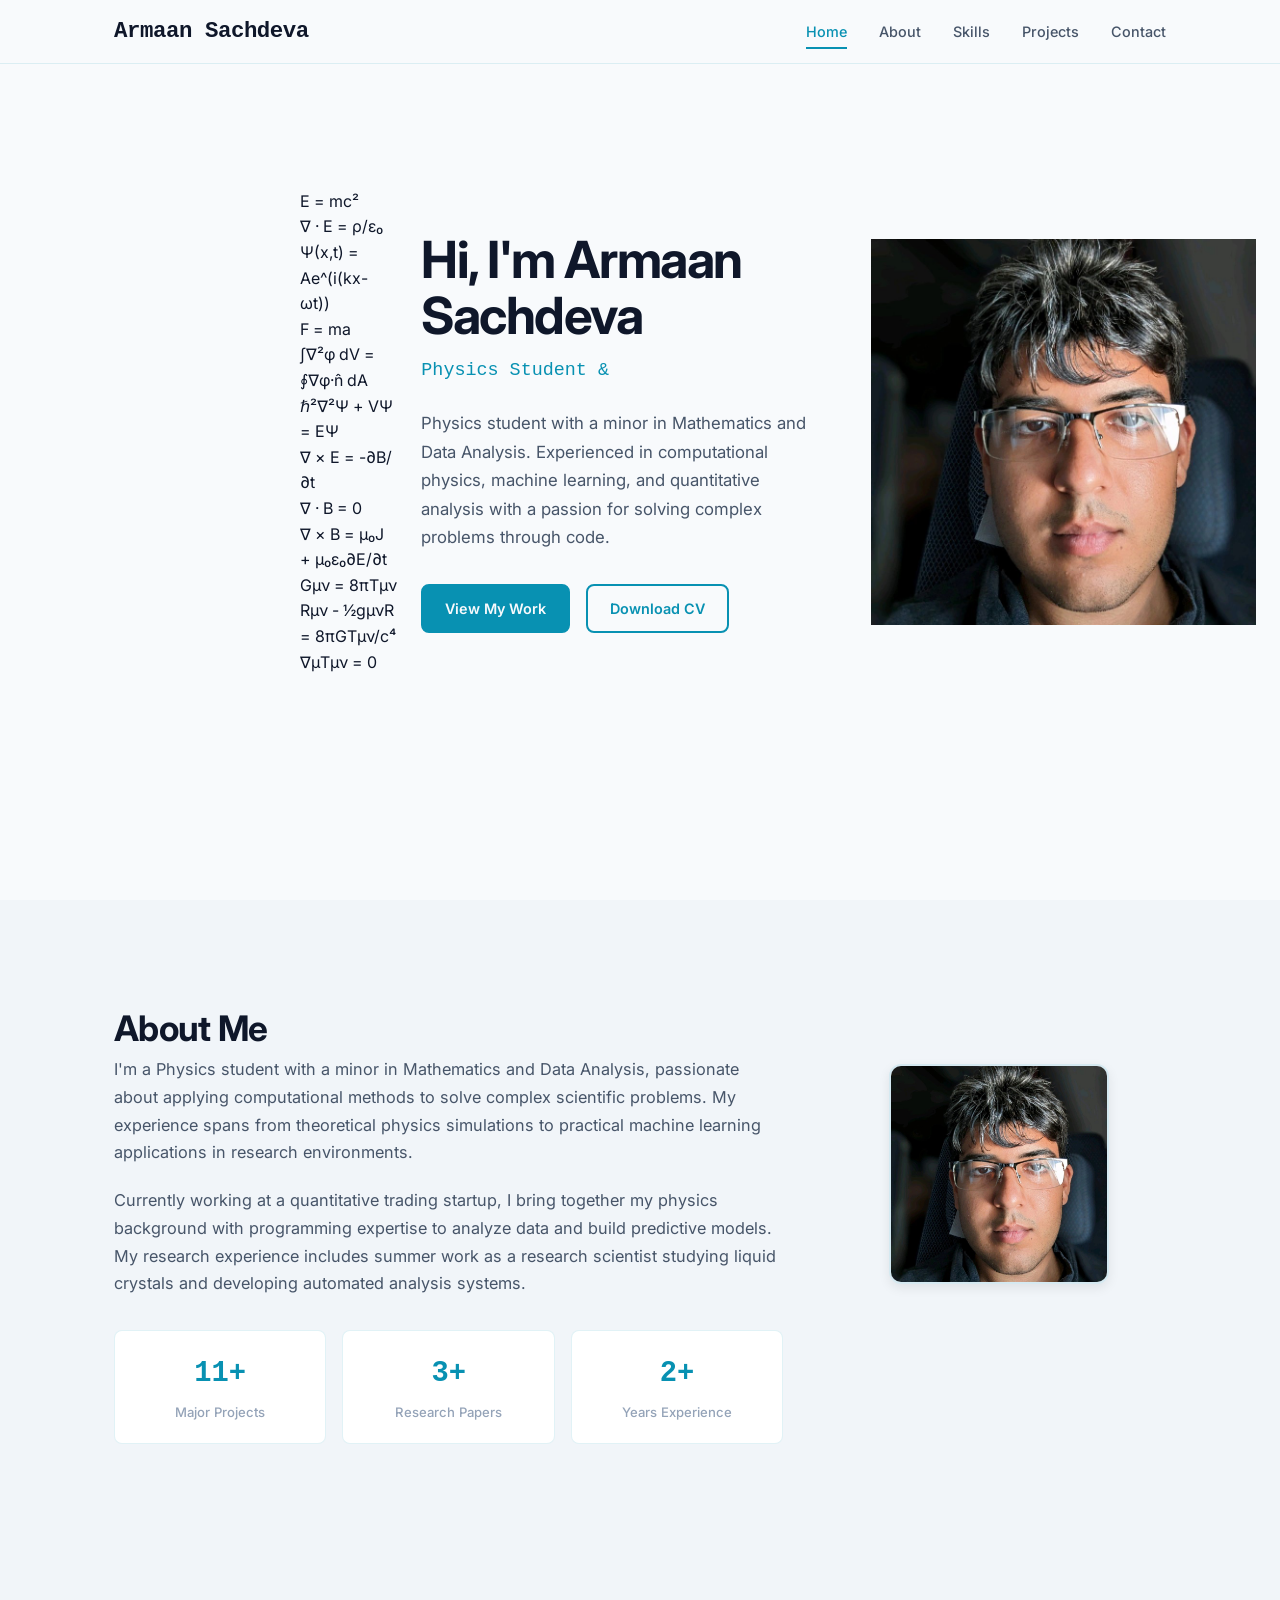
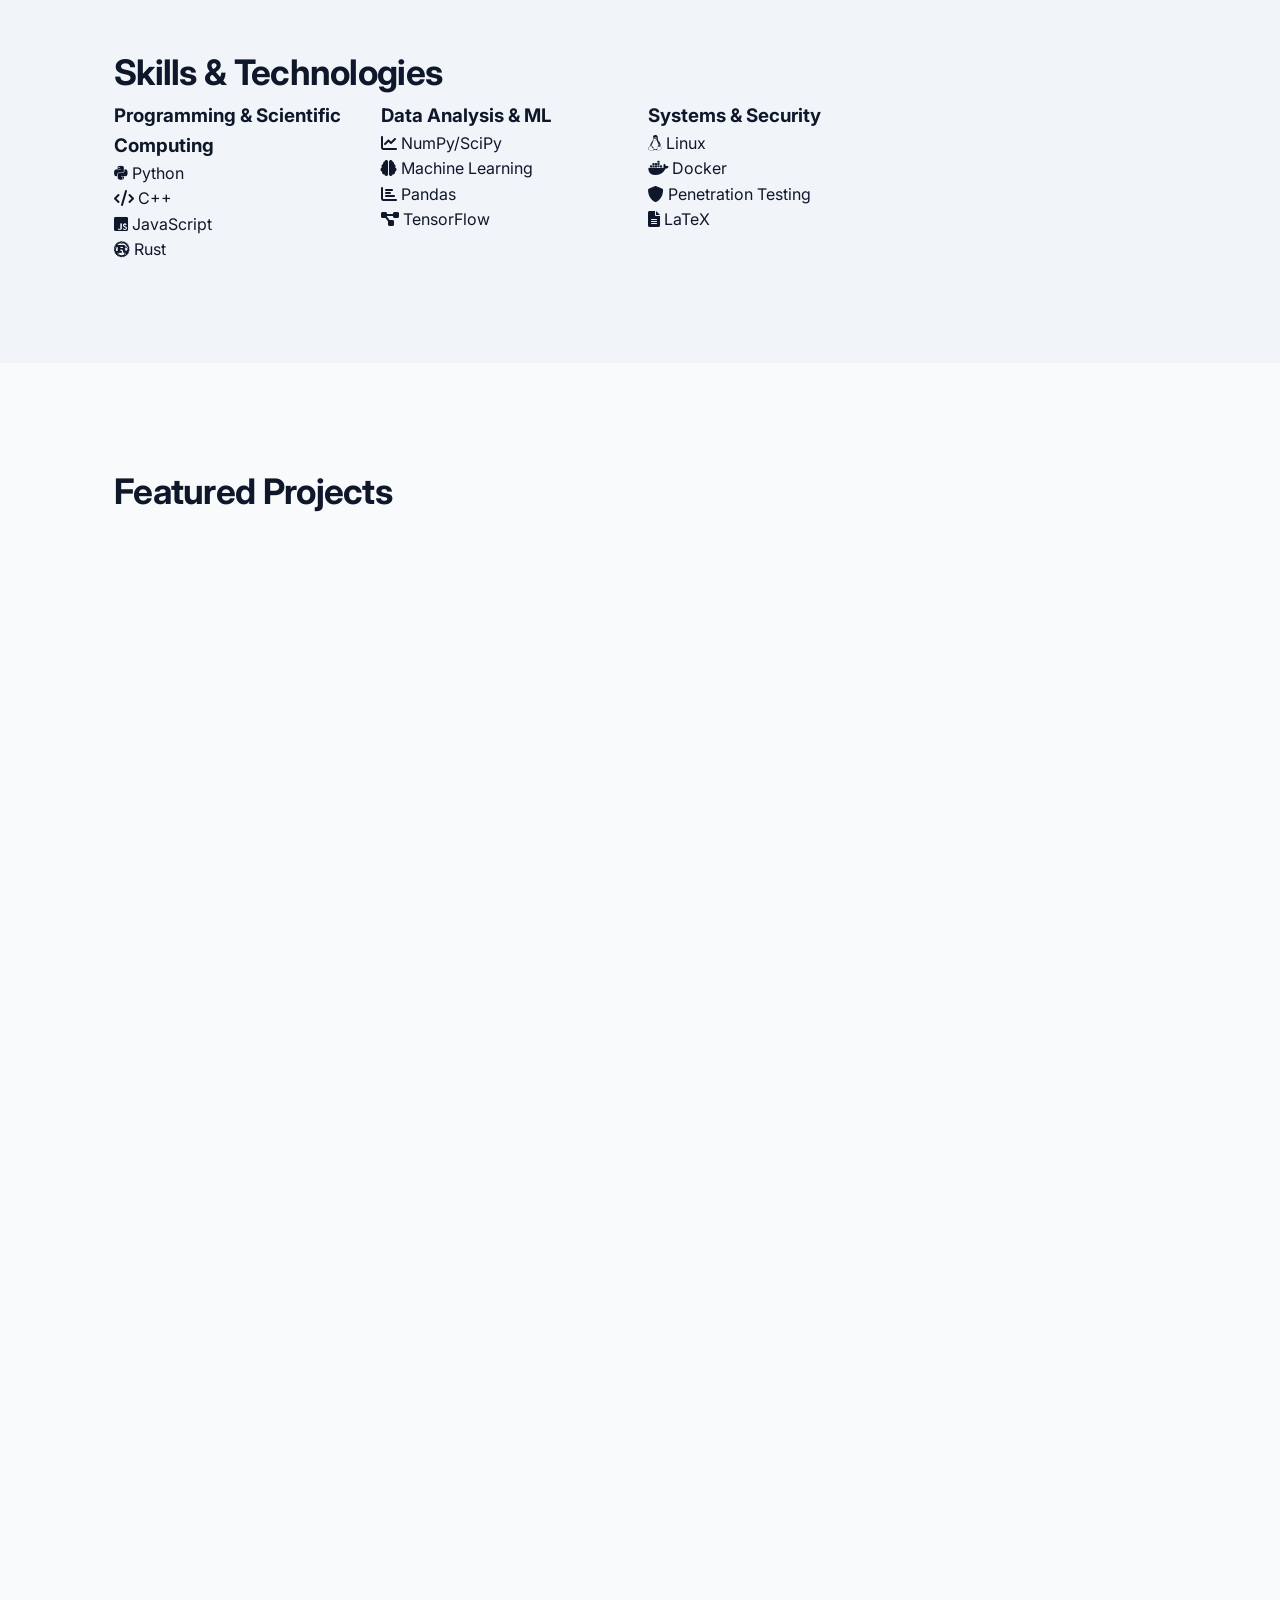
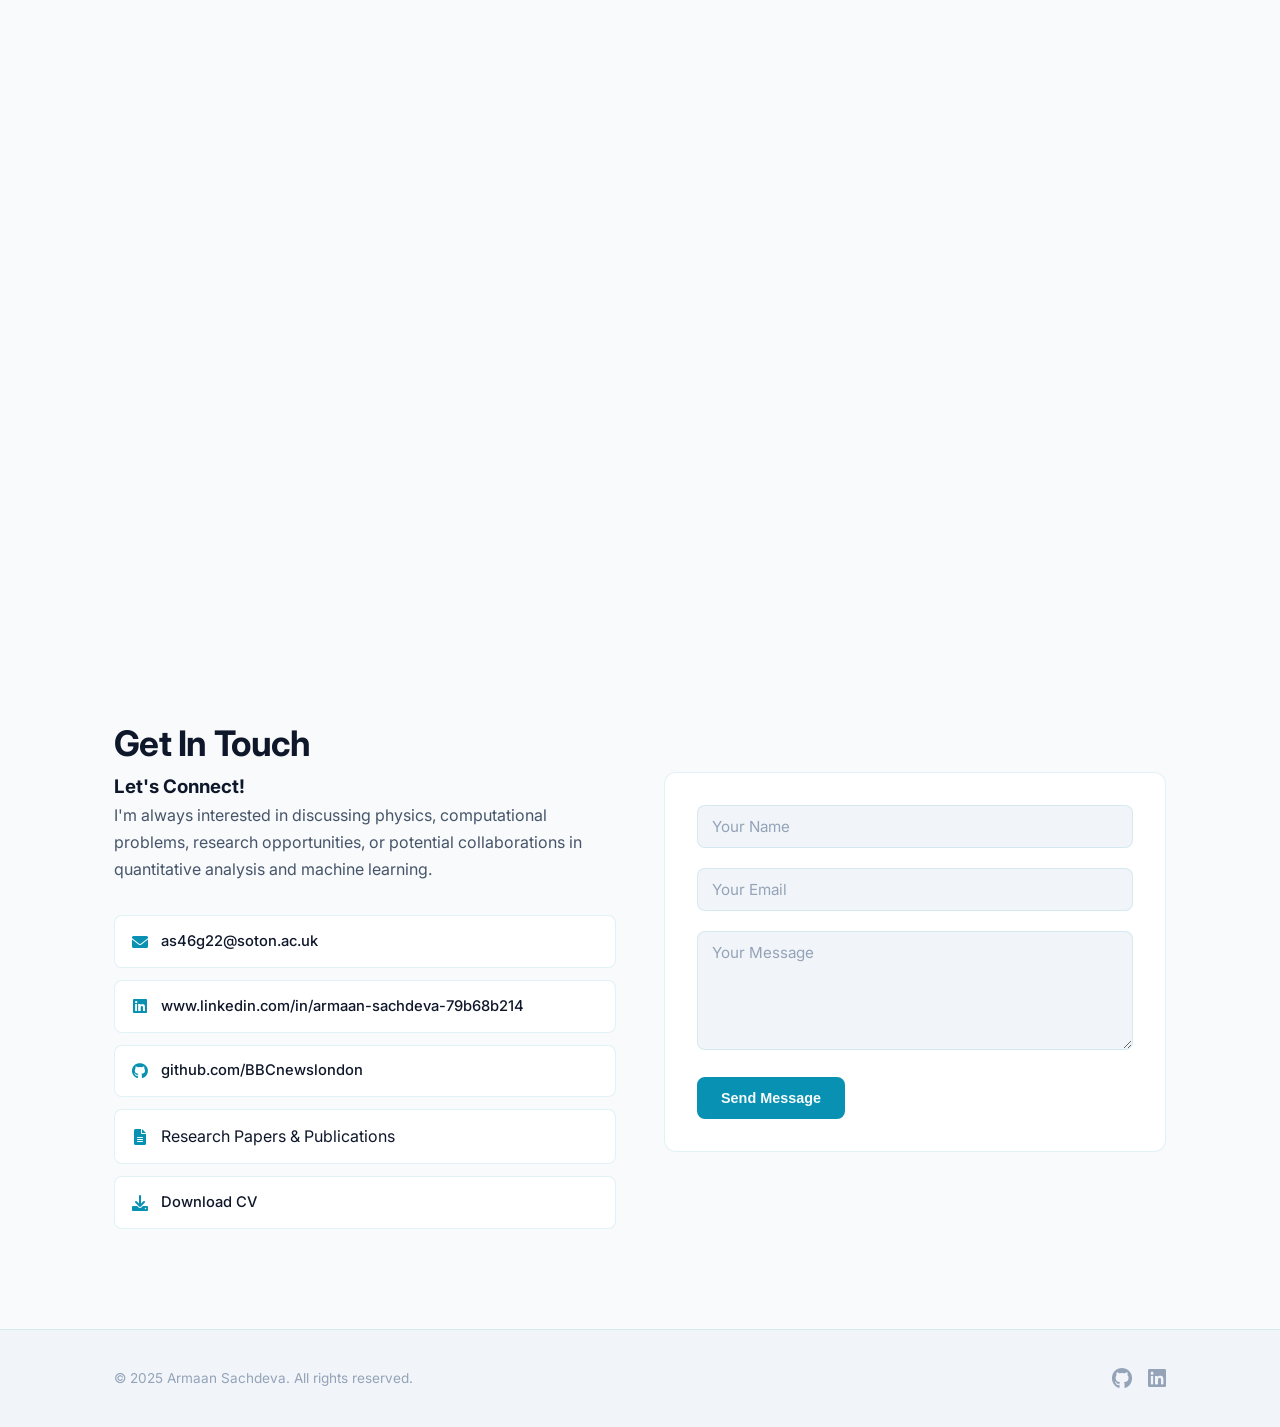
<file: index_backup.html>
<!DOCTYPE html>
<html lang="en">
<head>
    <meta charset="UTF-8">
    <meta name="viewport" content="width=device-width, initial-scale=1.0">
    <meta name="description" content="Portfolio of Armaan Sachdeva, a physics student specializing in computational physics, machine learning, and data analysis.">
    <!-- Open Graph / Facebook -->
    <meta property="og:type" content="website">
    <meta property="og:url" content="https://your-website-url.com/">
    <meta property="og:title" content="Armaan Sachdeva - Portfolio">
    <meta property="og:description" content="Physics student specializing in computational physics, machine learning, and data analysis.">
    <meta property="og:image" content="https://your-website-url.com/1703122199168.jpeg">
    <title>Armaan Sachdeva - Portfolio</title>
    <link rel="apple-touch-icon" sizes="180x180" href="apple-touch-icon.png">
    <link rel="icon" type="image/png" sizes="32x32" href="favicon-32x32.png">
    <link rel="icon" type="image/png" sizes="16x16" href="favicon-16x16.png">
    <link rel="manifest" href="site.webmanifest">    <link rel="stylesheet" href="styles.css">
    <link href="https://cdnjs.cloudflare.com/ajax/libs/font-awesome/6.0.0/css/all.min.css" rel="stylesheet">
    <link href="https://fonts.googleapis.com/css2?family=Inter:wght@300;400;500;600;700&display=swap" rel="stylesheet">
    <link rel="stylesheet" href="https://unpkg.com/aos@next/dist/aos.css" />
</head>
<body>
    <!-- Navigation -->
    <nav class="navbar">
        <div class="nav-container">            <div class="nav-logo">
                <a href="#home">Armaan Sachdeva</a>
            </div>
            <div class="nav-menu" id="nav-menu">
                <a href="#home" class="nav-link">Home</a>
                <a href="#about" class="nav-link">About</a>
                <a href="#skills" class="nav-link">Skills</a>
                <a href="#projects" class="nav-link">Projects</a>
                <a href="#contact" class="nav-link">Contact</a>
            </div>
            <div class="hamburger" id="hamburger">
                <span class="bar"></span>
                <span class="bar"></span>
                <span class="bar"></span>
            </div>
        </div>    </nav>    <!-- Hero Section -->
    <section id="home" class="hero">
        <canvas class="sierpinski-canvas" id="sierpinski-canvas"></canvas>
        <div class="physics-equations">
            <div class="equation equation-1">E = mc²</div>
            <div class="equation equation-2">∇ · E = ρ/ε₀</div>
            <div class="equation equation-3">Ψ(x,t) = Ae^(i(kx-ωt))</div>
            <div class="equation equation-4">F = ma</div>
            <div class="equation equation-5">∫∇²φ dV = ∮∇φ·n̂ dA</div>
            <div class="equation equation-6">ℏ²∇²Ψ + VΨ = EΨ</div>
            <div class="equation equation-7">∇ × E = -∂B/∂t</div>
            <div class="equation equation-8">∇ · B = 0</div>
            <div class="equation equation-9">∇ × B = μ₀J + μ₀ε₀∂E/∂t</div>
            <div class="equation equation-10">Gμν = 8πTμν</div>
            <div class="equation equation-11">Rμν - ½gμνR = 8πGTμν/c⁴</div>
            <div class="equation equation-12">∇μTμν = 0</div>
        </div>
        <div class="hero-container">
            <div class="hero-content">                <h1 class="hero-title">
                    Hi, I'm <span class="highlight">Armaan Sachdeva</span>
                </h1>
                <p class="hero-subtitle">
                    Physics Student & <span class="typed-text"></span><span class="cursor">&nbsp;</span>
                </p>
                <p class="hero-description">
                    Physics student with a minor in Mathematics and Data Analysis. Experienced in computational physics, machine learning, and quantitative analysis with a passion for solving complex problems through code.
                </p>                <div class="hero-buttons">
                    <a href="#projects" class="btn btn-primary">View My Work</a>
                    <a href="Armaan Sachdeva-CV.pdf" class="btn btn-secondary" target="_blank">Download CV</a>
                </div>
            </div>            <div class="hero-image">
                <div class="profile-photo">
                    <img src="1703122199168.jpeg" alt="Armaan Sachdeva" />
                </div>
            </div>
        </div>
    </section>

    <!-- About Section -->
    <section id="about" class="about">
        <div class="container">
            <h2 class="section-title">About Me</h2>            <div class="about-content">
                <div class="about-text">
                    <p>
                        I'm a Physics student with a minor in Mathematics and Data Analysis, passionate about applying 
                        computational methods to solve complex scientific problems. My experience spans from theoretical 
                        physics simulations to practical machine learning applications in research environments.
                    </p>
                    <p>
                        Currently working at a quantitative trading startup, I bring together my physics background with 
                        programming expertise to analyze data and build predictive models. My research experience includes 
                        summer work as a research scientist studying liquid crystals and developing automated analysis systems.
                    </p>
                    <div class="about-stats">                        <div class="stat">
                            <h3>11+</h3>
                            <p>Major Projects</p>
                        </div>
                        <div class="stat">
                            <h3>3+</h3>
                            <p>Research Papers</p>
                        </div>
                        <div class="stat">
                            <h3>2+</h3>
                            <p>Years Experience</p>
                        </div>
                    </div>
                </div>                <div class="about-image">
                    <div class="about-photo">
                        <img src="1703122199168.jpeg" alt="Armaan Sachdeva" />
                    </div>
                </div>
            </div>
        </div>
    </section>

    <!-- Skills Section -->
    <section id="skills" class="skills">
        <div class="container">
            <h2 class="section-title">Skills & Technologies</h2>            <div class="skills-grid">
                <div class="skill-category">
                    <h3>Programming & Scientific Computing</h3>
                    <div class="skill-items">
                        <div class="skill-item">
                            <i class="fab fa-python"></i>
                            <span>Python</span>
                        </div>
                        <div class="skill-item">
                            <i class="fas fa-code"></i>
                            <span>C++</span>
                        </div>
                        <div class="skill-item">
                            <i class="fab fa-js-square"></i>
                            <span>JavaScript</span>
                        </div>                        <div class="skill-item">
                            <i class="fab fa-rust"></i>
                            <span>Rust</span>
                        </div>
                    </div>
                </div>
                <div class="skill-category">
                    <h3>Data Analysis & ML</h3>
                    <div class="skill-items">
                        <div class="skill-item">
                            <i class="fas fa-chart-line"></i>
                            <span>NumPy/SciPy</span>
                        </div>
                        <div class="skill-item">
                            <i class="fas fa-brain"></i>
                            <span>Machine Learning</span>
                        </div>
                        <div class="skill-item">
                            <i class="fas fa-chart-bar"></i>
                            <span>Pandas</span>
                        </div>
                        <div class="skill-item">
                            <i class="fas fa-project-diagram"></i>
                            <span>TensorFlow</span>
                        </div>
                    </div>
                </div>
                <div class="skill-category">
                    <h3>Systems & Security</h3>
                    <div class="skill-items">
                        <div class="skill-item">
                            <i class="fab fa-linux"></i>
                            <span>Linux</span>
                        </div>
                        <div class="skill-item">
                            <i class="fab fa-docker"></i>
                            <span>Docker</span>
                        </div>
                        <div class="skill-item">
                            <i class="fas fa-shield-alt"></i>
                            <span>Penetration Testing</span>
                        </div>
                        <div class="skill-item">
                            <i class="fas fa-file-alt"></i>
                            <span>LaTeX</span>
                        </div>
                    </div>
                </div>
            </div>
        </div>
    </section>

    <!-- Projects Section -->
    <section id="projects" class="projects">
        <div class="container">
            <h2 class="section-title">Featured Projects</h2>            <div class="projects-grid">
                <div class="project-card" data-aos="fade-up">
                    <div class="project-image">
                        <div class="project-placeholder">
                            <i class="fas fa-clipboard-check"></i>
                        </div>
                    </div>
                    <div class="project-content">
                        <h3>Revision Dashboard</h3>
                        <p>A web application to help students revise for their exams, featuring flashcards, quizzes, and progress tracking.</p>
                        <div class="project-tech">
                            <span class="tech-tag">React</span>
                            <span class="tech-tag">Firebase</span>
                            <span class="tech-tag">Material-UI</span>
                            <span class="tech-tag">Mathematical Modelling</span>
                            <span class="tech-tag">Frontend</span>
                            <span class="tech-tag">Backend</span>
                            <span class="tech-tag">JavaScript</span>
                            <span class="tech-tag">TypeScript</span>
                            <span class="tech-tag">AI Integration</span>
                            <span class="tech-tag">OCR</span>
                            <span class="tech-tag">CAS</span>
                            <span class="tech-tag">Hallucination Counter Measures</span>
                            <span class="tech-tag">UI/UX Design</span>
                            <span class="tech-tag">CSS</span>
                            <span class="tech-tag">HTML</span>
                        </div>
                        <div class="project-links">
                            <a href="https://revision-dashboard.vercel.app/" class="project-link" target="_blank">
                                <i class="fas fa-external-link-alt"></i> View Project
                            </a>
                        </div>
                    </div>
                </div>
                <div class="project-card" data-aos="fade-up">
                    <div class="project-image">
                        <div class="project-placeholder">
                            <i class="fas fa-atom"></i>
                        </div>
                    </div>
                    <div class="project-content">
                        <h3>Neutron Random Walk Simulation</h3>
                        <p>3D computational simulation modeling the random walk behavior of neutrons produced from U-235 fission. Implements Monte Carlo methods to track particle trajectories and collision probabilities.</p>
                        <div class="project-tech">
                            <span class="tech-tag">Python</span>
                            <span class="tech-tag">NumPy</span>
                            <span class="tech-tag">3D Visualization</span>
                            <span class="tech-tag">Monte Carlo</span>
                        </div>                        <div class="project-links">
                            <a href="project.ipynb" class="project-link" target="_blank" aria-label="View Neutron Random Walk Simulation Jupyter Notebook">
                                <i class="fab fa-python"></i> Jupyter Notebook
                            </a>                            <a href="#" class="project-link">
                                <i class="fas fa-external-link-alt"></i> Demo (Coming Soon)
                            </a>
                        </div>
                    </div>
                </div>                <div class="project-card" data-aos="fade-up">
                    <div class="project-image">
                        <div class="project-placeholder">
                            <i class="fas fa-microscope"></i>
                        </div>
                    </div>
                    <div class="project-content">
                        <h3>Liquid Crystal ML Analysis & Research</h3>
                        <p>Machine learning model to automate wavelength transmission analysis in liquid crystals. Developed during summer research position to streamline optical property characterization. Presented findings at university research expo with comprehensive poster presentation.</p>
                        <div class="project-tech">
                            <span class="tech-tag">Python</span>
                            <span class="tech-tag">TensorFlow</span>
                            <span class="tech-tag">Optical Analysis</span>
                            <span class="tech-tag">Research Presentation</span>
                        </div>                        <div class="project-links">
                            <a href="Optomel condensed.ipynb" class="project-link" target="_blank" aria-label="View Liquid Crystal ML Analysis Research Code">
                                <i class="fab fa-python"></i> Research Code
                            </a>
                            <a href="expo poster (2).pdf" class="project-link" target="_blank" aria-label="View Liquid Crystal ML Analysis Research Poster">
                                <i class="fas fa-file-pdf"></i> Research Poster
                            </a>
                        </div>
                    </div>
                </div>

                <div class="project-card" data-aos="fade-up">
                    <div class="project-image">
                        <div class="project-placeholder">
                            <i class="fas fa-route"></i>
                        </div>
                    </div>                    <div class="project-content">
                        <h3>Delivery Route Optimization</h3>
                        <p>Proprietary shortest path mapping system developed in collaboration with a commercial partner. Optimizes delivery routes using advanced graph algorithms to minimize delivery time and costs.</p>
                        <div class="project-tech">
                            <span class="tech-tag">Python</span>
                            <span class="tech-tag">Graph Theory</span>
                            <span class="tech-tag">Optimization</span>
                            <span class="tech-tag">Commercial Software</span>
                        </div>
                        <div class="project-links">
                            <a href="#" class="project-link" style="opacity: 0.6; cursor: not-allowed;">
                                <i class="fas fa-lock"></i> Proprietary
                            </a>
                        </div>
                    </div>
                </div>

                <div class="project-card" data-aos="fade-up">
                    <div class="project-image">
                        <div class="project-placeholder">
                            <i class="fas fa-globe"></i>
                        </div>
                    </div>                    <div class="project-content">
                        <h3>Custom Web Browser</h3>
                        <p>Proprietary web browser developed in collaboration with a commercial partner. Features custom rendering engine, JavaScript support, and security-focused architecture with Docker containerization.</p>
                        <div class="project-tech">
                            <span class="tech-tag">C++</span>
                            <span class="tech-tag">Docker</span>
                            <span class="tech-tag">Web Standards</span>
                            <span class="tech-tag">Commercial Software</span>
                        </div>
                        <div class="project-links">
                            <a href="#" class="project-link" style="opacity: 0.6; cursor: not-allowed;">
                                <i class="fas fa-lock"></i> Proprietary
                            </a>
                        </div>
                    </div>
                </div>

                <div class="project-card" data-aos="fade-up">
                    <div class="project-image">
                        <div class="project-placeholder">
                            <i class="fas fa-virus"></i>
                        </div>
                    </div>
                    <div class="project-content">
                        <h3>COVID-19 Mathematical Modeling</h3>
                        <p>Research paper on mathematical modeling of disease spread using compartmental models. Applied SIR/SEIR models to analyze COVID-19 transmission dynamics and intervention strategies.</p>
                        <div class="project-tech">
                            <span class="tech-tag">Mathematical Modeling</span>
                            <span class="tech-tag">Python</span>
                            <span class="tech-tag">Epidemiology</span>
                            <span class="tech-tag">LaTeX</span>
                        </div>                        <div class="project-links">
                            <a href="Compartmental_Models_for COVID_Armaan_Sachdeva.pdf" class="project-link" target="_blank" aria-label="View COVID-19 Mathematical Modeling Research Paper">
                                <i class="fas fa-file-pdf"></i> Research Paper
                            </a>                            <a href="#" class="project-link">
                                <i class="fab fa-github"></i> Code (Coming Soon)
                            </a>
                        </div>
                    </div>
                </div>

                <div class="project-card" data-aos="fade-up">
                    <div class="project-image">
                        <div class="project-placeholder">
                            <i class="fas fa-charging-station"></i>
                        </div>
                    </div>
                    <div class="project-content">
                        <h3>Charge Configuration Simulation</h3>
                        <p>Computational physics simulation to find minimum energy configurations for electric charges on a conducting disk. Implements optimization algorithms and electrostatic theory.</p>
                        <div class="project-tech">
                            <span class="tech-tag">Python</span>
                            <span class="tech-tag">Physics Simulation</span>
                            <span class="tech-tag">Optimization</span>
                            <span class="tech-tag">Electrostatics</span>
                        </div>                        <div class="project-links">
                            <a href="Electric distro.py" class="project-link" target="_blank" aria-label="View Charge Configuration Simulation Python Code">
                                <i class="fab fa-python"></i> Python Code
                            </a>
                            <a href="#" class="project-link">
                                <i class="fas fa-play"></i> Simulation
                            </a>                        </div>
                    </div>
                </div>

                <div class="project-card" data-aos="fade-up">                    <div class="project-image">
                        <div class="project-placeholder">
                            <i class="fas fa-globe-americas"></i>
                        </div>
                    </div>
                    <div class="project-content">
                        <h3>N-Body Problem Simulation</h3>
                        <p>Gravitational N-body simulation modeling the dynamics of multiple celestial objects. Implements numerical integration methods to solve the classical mechanics problem of predicting motion under mutual gravitational forces.</p>
                        <div class="project-tech">
                            <span class="tech-tag">Python</span>
                            <span class="tech-tag">NumPy</span>
                            <span class="tech-tag">Classical Mechanics</span>
                            <span class="tech-tag">Numerical Methods</span>
                        </div>
                        <div class="project-links">
                            <a href="https://github.com/BBCnewslondon/N-body-problem" class="project-link" target="_blank" aria-label="View N-Body Problem Simulation GitHub Repository">
                                <i class="fab fa-github"></i> GitHub Repository
                            </a>
                            <a href="https://github.com/BBCnewslondon/N-body-problem" class="project-link" target="_blank" aria-label="View N-Body Problem Simulation Project">
                                <i class="fas fa-external-link-alt"></i> View Project
                            </a>
                        </div>
                    </div>
                </div>

                <div class="project-card" data-aos="fade-up">                    <div class="project-image">
                        <div class="project-placeholder">
                            <i class="fas fa-wind"></i>
                        </div>
                    </div>
                    <div class="project-content">
                        <h3>Lorenz Attractor Visualization</h3>
                        <p>3D visualization of the famous Lorenz attractor system demonstrating chaotic dynamics. Explores sensitive dependence on initial conditions and strange attractors in deterministic nonlinear systems.</p>
                        <div class="project-tech">
                            <span class="tech-tag">Python</span>
                            <span class="tech-tag">Matplotlib</span>
                            <span class="tech-tag">Chaos Theory</span>
                            <span class="tech-tag">Dynamical Systems</span>
                        </div>
                        <div class="project-links">
                            <a href="https://github.com/BBCnewslondon/The_Lorenz_attractor" class="project-link" target="_blank" aria-label="View Lorenz Attractor Visualization GitHub Repository">
                                <i class="fab fa-github"></i> GitHub Repository
                            </a>
                            <a href="https://github.com/BBCnewslondon/The_Lorenz_attractor" class="project-link" target="_blank" aria-label="View Lorenz Attractor Visualization Project">
                                <i class="fas fa-external-link-alt"></i> View Project
                            </a>
                        </div>
                    </div>
                </div>

                <div class="project-card" data-aos="fade-up">
                    <div class="project-image">
                        <div class="project-placeholder">
                            <i class="fas fa-wave-square"></i>
                        </div>
                    </div>
                    <div class="project-content">
                        <h3>Quantum Mechanical Solver</h3>
                        <p>Numerical solver for quantum mechanical systems including wave function evolution and eigenvalue problems. Implements finite difference methods and matrix diagonalization for Schrödinger equation solutions.</p>
                        <div class="project-tech">
                            <span class="tech-tag">Python</span>
                            <span class="tech-tag">SciPy</span>
                            <span class="tech-tag">Quantum Mechanics</span>
                            <span class="tech-tag">Linear Algebra</span>
                        </div>
                        <div class="project-links">
                            <a href="https://github.com/BBCnewslondon/Quantum_mechanical_solver" class="project-link" target="_blank" aria-label="View Quantum Mechanical Solver GitHub Repository">
                                <i class="fab fa-github"></i> GitHub Repository
                            </a>
                            <a href="https://github.com/BBCnewslondon/Quantum_mechanical_solver" class="project-link" target="_blank" aria-label="View Quantum Mechanical Solver Project">
                                <i class="fas fa-external-link-alt"></i> View Project
                            </a>
                        </div>
                    </div>
                </div>

                <div class="project-card" data-aos="fade-up">
                    <div class="project-image">
                        <div class="project-placeholder">
                            <i class="fas fa-magnet"></i>
                        </div>
                    </div>
                    <div class="project-content">
                        <h3>Ising Model Simulation</h3>
                        <p>Monte Carlo simulation of the 2D Ising model for studying phase transitions and critical phenomena in statistical mechanics. Explores magnetization behavior and temperature-dependent phase changes.</p>
                        <div class="project-tech">
                            <span class="tech-tag">Python</span>
                            <span class="tech-tag">Monte Carlo</span>
                            <span class="tech-tag">Statistical Mechanics</span>
                            <span class="tech-tag">Phase Transitions</span>
                        </div>
                        <div class="project-links">
                            <a href="https://github.com/BBCnewslondon/The-ising-model" class="project-link" target="_blank" aria-label="View Ising Model Simulation GitHub Repository">
                                <i class="fab fa-github"></i> GitHub Repository
                            </a>                            <a href="https://github.com/BBCnewslondon/The-ising-model" class="project-link" target="_blank" aria-label="View Ising Model Simulation Project">
                                <i class="fas fa-external-link-alt"></i> View Project
                            </a>
                        </div>
                    </div>
                </div>

                <div class="project-card" data-aos="fade-up">
                    <div class="project-image">
                        <div class="project-placeholder">
                            <i class="fas fa-satellite"></i>
                        </div>
                    </div>
                    <div class="project-content">
                        <h3>Gravitational Wave Signal Denoiser</h3>
                        <p>Neural network project that simulates realistic noise in gravitational wave signals and trains a deep learning model to recover the original clean signal. Combines astrophysics with advanced machine learning for signal processing applications.</p>
                        <div class="project-tech">
                            <span class="tech-tag">Python</span>
                            <span class="tech-tag">Neural Networks</span>
                            <span class="tech-tag">Signal Processing</span>
                            <span class="tech-tag">Gravitational Waves</span>
                        </div>
                        <div class="project-links">
                            <a href="https://github.com/BBCnewslondon/The_clarifyer" class="project-link" target="_blank">
                                <i class="fab fa-github"></i> GitHub Repository
                            </a>
                            <a href="https://github.com/BBCnewslondon/The_clarifyer" class="project-link" target="_blank">
                                <i class="fas fa-external-link-alt"></i> View Project
                            </a>
                        </div>
                    </div>
                </div>
            </div>
        </div>
    </section>

    <!-- Contact Section -->
    <section id="contact" class="contact">
        <div class="container">
            <h2 class="section-title">Get In Touch</h2>
            <div class="contact-content">                <div class="contact-info">
                    <h3>Let's Connect!</h3>
                    <p>I'm always interested in discussing physics, computational problems, research opportunities, or potential collaborations in quantitative analysis and machine learning.</p>
                    <div class="contact-items">                        <div class="contact-item">
                            <i class="fas fa-envelope"></i>
                            <a href="mailto:as46g22@soton.ac.uk" style="color: inherit; text-decoration: none;">
                                <span>as46g22@soton.ac.uk</span>
                            </a>
                        </div>                        <div class="contact-item">
                            <i class="fab fa-linkedin"></i>
                            <a href="https://www.linkedin.com/in/armaan-sachdeva-79b68b214" target="_blank" style="color: inherit; text-decoration: none;">
                                <span>www.linkedin.com/in/armaan-sachdeva-79b68b214</span>
                            </a>
                        </div>                        <div class="contact-item">
                            <i class="fab fa-github"></i>
                            <a href="https://github.com/BBCnewslondon" target="_blank" style="color: inherit; text-decoration: none;">
                                <span>github.com/BBCnewslondon</span>
                            </a>
                        </div><div class="contact-item">
                            <i class="fas fa-file-alt"></i>
                            <span>Research Papers & Publications</span>
                        </div>
                        <div class="contact-item">
                            <i class="fas fa-download"></i>
                            <a href="Armaan Sachdeva-CV.pdf" target="_blank" style="color: inherit; text-decoration: none;">
                                <span>Download CV</span>
                            </a>
                        </div>
                    </div>
                </div>
                <form class="contact-form">
                    <div class="form-group">
                        <input type="text" id="name" name="name" placeholder="Your Name" required>
                    </div>
                    <div class="form-group">
                        <input type="email" id="email" name="email" placeholder="Your Email" required>
                    </div>
                    <div class="form-group">
                        <textarea id="message" name="message" placeholder="Your Message" rows="5" required></textarea>
                    </div>
                    <button type="submit" class="btn btn-primary">Send Message</button>
                </form>
            </div>
        </div>
    </section>

    <!-- Footer -->
    <footer class="footer">
        <div class="container">            <div class="footer-content">
                <p>&copy; 2025 Armaan Sachdeva. All rights reserved.</p>                <div class="social-links">
                    <a href="https://github.com/BBCnewslondon" class="social-link" target="_blank" aria-label="View my GitHub profile"><i class="fab fa-github"></i></a>
                    <a href="https://www.linkedin.com/in/armaan-sachdeva-79b68b214" class="social-link" target="_blank" aria-label="View my LinkedIn profile"><i class="fab fa-linkedin"></i></a>
                </div>
            </div>
        </div>
    </footer>

    <script src="script.js"></script>
    <script src="https://unpkg.com/aos@next/dist/aos.js"></script>
    <script>
      AOS.init();
    </script>
</body>
</html>
</file>
<file: styles.css>
/* ============================================
   Theme System — CSS Custom Properties
   Terminal-inspired palette + auto dark/light
   ============================================ */
:root {
    --bg-primary: #0a0e17;
    --bg-secondary: #111827;
    --bg-tertiary: #1a2332;
    --bg-card: #1e293b;
    --bg-card-hover: #243447;

    --text-primary: #e2e8f0;
    --text-secondary: #94a3b8;
    --text-muted: #64748b;

    --accent: #22d3ee;
    --accent-dim: rgba(34, 211, 238, 0.12);
    --accent-green: #34d399;
    --accent-amber: #fbbf24;
    --accent-blue: #60a5fa;

    --border: rgba(34, 211, 238, 0.12);
    --border-hover: rgba(34, 211, 238, 0.3);

    --font-sans: 'Inter', system-ui, -apple-system, sans-serif;
    --font-mono: 'JetBrains Mono', 'Fira Code', 'Consolas', monospace;

    --radius-sm: 4px;
    --radius-md: 8px;
    --radius-lg: 12px;

    --shadow-sm: 0 1px 3px rgba(0, 0, 0, 0.3);
    --shadow-md: 0 4px 12px rgba(0, 0, 0, 0.4);
    --shadow-lg: 0 8px 30px rgba(0, 0, 0, 0.5);

    --nav-height: 64px;
}

@media (prefers-color-scheme: light) {
    :root {
        --bg-primary: #f8fafc;
        --bg-secondary: #f1f5f9;
        --bg-tertiary: #e2e8f0;
        --bg-card: #ffffff;
        --bg-card-hover: #f8fafc;

        --text-primary: #0f172a;
        --text-secondary: #475569;
        --text-muted: #94a3b8;

        --accent: #0891b2;
        --accent-dim: rgba(8, 145, 178, 0.08);
        --accent-green: #059669;
        --accent-amber: #d97706;
        --accent-blue: #2563eb;

        --border: rgba(8, 145, 178, 0.12);
        --border-hover: rgba(8, 145, 178, 0.3);

        --shadow-sm: 0 1px 3px rgba(0, 0, 0, 0.06);
        --shadow-md: 0 4px 12px rgba(0, 0, 0, 0.08);
        --shadow-lg: 0 8px 30px rgba(0, 0, 0, 0.12);
    }
}

/* ============================================
   Reset & Base
   ============================================ */
*, *::before, *::after {
    margin: 0;
    padding: 0;
    box-sizing: border-box;
}

html {
    scroll-behavior: smooth;
    scroll-padding-top: var(--nav-height);
}

body {
    font-family: var(--font-sans);
    line-height: 1.6;
    color: var(--text-primary);
    background: var(--bg-primary);
    min-height: 100vh;
    -webkit-font-smoothing: antialiased;
    -moz-osx-font-smoothing: grayscale;
}

.container {
    max-width: 1100px;
    margin: 0 auto;
    padding: 0 24px;
}

img {
    max-width: 100%;
    height: auto;
    display: block;
}

a {
    color: var(--accent);
    text-decoration: none;
    transition: color 0.2s ease;
}

a:hover {
    color: var(--accent-blue);
}

/* Screen-reader only utility */
.sr-only {
    position: absolute;
    width: 1px;
    height: 1px;
    padding: 0;
    margin: -1px;
    overflow: hidden;
    clip: rect(0, 0, 0, 0);
    white-space: nowrap;
    border: 0;
}

/* ============================================
   Navigation
   ============================================ */
.navbar {
    position: fixed;
    top: 0;
    width: 100%;
    height: var(--nav-height);
    background: var(--bg-primary);
    border-bottom: 1px solid var(--border);
    z-index: 1000;
    transition: background 0.3s ease, box-shadow 0.3s ease;
}

.navbar.scrolled {
    box-shadow: var(--shadow-md);
}

.nav-container {
    max-width: 1100px;
    margin: 0 auto;
    padding: 0 24px;
    display: flex;
    justify-content: space-between;
    align-items: center;
    height: 100%;
}

.nav-logo a {
    font-family: var(--font-mono);
    font-size: 1.4rem;
    font-weight: 700;
    color: var(--text-primary);
    text-decoration: none;
    letter-spacing: -0.02em;
}

.logo-dot {
    color: var(--accent);
}

.nav-menu {
    display: flex;
    gap: 2rem;
}

.nav-link {
    color: var(--text-secondary);
    text-decoration: none;
    font-weight: 500;
    font-size: 0.9rem;
    transition: color 0.2s ease;
    position: relative;
    padding: 4px 0;
}

.nav-link:hover,
.nav-link.active {
    color: var(--accent);
}

.nav-link::after {
    content: '';
    position: absolute;
    bottom: -2px;
    left: 0;
    width: 0;
    height: 2px;
    background: var(--accent);
    transition: width 0.2s ease;
}

.nav-link:hover::after,
.nav-link.active::after {
    width: 100%;
}

/* Focus styles for accessibility */
.nav-link:focus-visible,
.btn:focus-visible,
.tab:focus-visible,
.btn-expand:focus-visible,
.project-link:focus-visible,
.social-link:focus-visible,
.contact-item a:focus-visible,
.repo-item:focus-visible {
    outline: 2px solid var(--accent);
    outline-offset: 3px;
    border-radius: var(--radius-sm);
}

.hamburger {
    display: none;
    flex-direction: column;
    cursor: pointer;
    background: none;
    border: none;
    padding: 4px;
    gap: 5px;
}

.bar {
    width: 24px;
    height: 2px;
    background: var(--text-primary);
    transition: transform 0.3s ease, opacity 0.3s ease;
    border-radius: 1px;
}

.hamburger.active .bar:nth-child(1) {
    transform: rotate(45deg) translate(5px, 5px);
}

.hamburger.active .bar:nth-child(2) {
    opacity: 0;
}

.hamburger.active .bar:nth-child(3) {
    transform: rotate(-45deg) translate(5px, -5px);
}

/* ============================================
   Section Shared Styles
   ============================================ */
section {
    padding: 100px 0;
}

.section-header {
    margin-bottom: 3rem;
}

.section-label {
    display: block;
    font-family: var(--font-mono);
    font-size: 0.85rem;
    color: var(--text-muted);
    margin-bottom: 0.5rem;
}

.prompt {
    color: var(--accent-green);
    font-weight: 600;
}

.cmd {
    color: var(--accent);
}

.section-title {
    font-size: 2.2rem;
    font-weight: 700;
    color: var(--text-primary);
    letter-spacing: -0.02em;
}

.section-subheader {
    margin-top: 4rem;
    margin-bottom: 2rem;
}

.subsection-title {
    font-size: 1.5rem;
    font-weight: 600;
    color: var(--text-primary);
}

/* ============================================
   Hero Section
   ============================================ */
.hero {
    min-height: 100vh;
    display: flex;
    align-items: center;
    padding-top: var(--nav-height);
    background: var(--bg-primary);
}

.hero-container {
    max-width: 1100px;
    margin: 0 auto;
    padding: 60px 24px;
    display: grid;
    grid-template-columns: 1fr 1fr;
    gap: 4rem;
    align-items: center;
}

.terminal-line {
    font-family: var(--font-mono);
    font-size: 0.95rem;
    color: var(--text-muted);
    margin-bottom: 0.75rem;
}

.hero-title {
    font-size: 3.2rem;
    font-weight: 700;
    color: var(--text-primary);
    line-height: 1.1;
    margin-bottom: 0.75rem;
    letter-spacing: -0.03em;
}

.hero-subtitle {
    font-family: var(--font-mono);
    font-size: 1.15rem;
    color: var(--accent);
    margin-bottom: 1.5rem;
    min-height: 1.6em;
}

.typed-text {
    color: var(--accent);
}

.cursor {
    color: var(--accent);
    animation: blink 1s step-end infinite;
}

.cursor.typing {
    animation: none;
}

@keyframes blink {
    50% { opacity: 0; }
}

.hero-meta {
    display: flex;
    flex-direction: column;
    gap: 0.5rem;
    margin-bottom: 1.5rem;
}

.meta-item {
    display: flex;
    align-items: center;
    gap: 0.6rem;
    font-size: 0.92rem;
    color: var(--text-secondary);
}

.meta-item i {
    color: var(--accent-amber);
    width: 16px;
    text-align: center;
    font-size: 0.85rem;
}

.hero-description {
    font-size: 1.05rem;
    color: var(--text-secondary);
    line-height: 1.7;
    margin-bottom: 2rem;
    max-width: 540px;
}

.hero-buttons {
    display: flex;
    gap: 1rem;
    flex-wrap: wrap;
}

/* Buttons */
.btn {
    padding: 11px 22px;
    border-radius: var(--radius-md);
    font-weight: 600;
    font-size: 0.9rem;
    text-decoration: none;
    display: inline-flex;
    align-items: center;
    gap: 0.5rem;
    transition: all 0.2s ease;
    border: 2px solid transparent;
    cursor: pointer;
}

.btn-primary {
    background: var(--accent);
    color: var(--bg-primary);
    border-color: var(--accent);
}

.btn-primary:hover {
    background: transparent;
    color: var(--accent);
}

.btn-secondary {
    background: transparent;
    color: var(--accent);
    border-color: var(--accent);
}

.btn-secondary:hover {
    background: var(--accent);
    color: var(--bg-primary);
}

/* Terminal Window (hero visual) */
.hero-visual {
    display: flex;
    justify-content: center;
}

.terminal-window {
    width: 100%;
    max-width: 460px;
    background: var(--bg-secondary);
    border: 1px solid var(--border);
    border-radius: var(--radius-lg);
    overflow: hidden;
    box-shadow: var(--shadow-lg);
}

.terminal-header {
    display: flex;
    align-items: center;
    gap: 6px;
    padding: 10px 14px;
    background: var(--bg-tertiary);
    border-bottom: 1px solid var(--border);
}

.terminal-dot {
    width: 10px;
    height: 10px;
    border-radius: 50%;
}

.terminal-dot.red { background: #ef4444; }
.terminal-dot.yellow { background: #eab308; }
.terminal-dot.green { background: #22c55e; }

.terminal-title {
    font-family: var(--font-mono);
    font-size: 0.75rem;
    color: var(--text-muted);
    margin-left: 8px;
}

.terminal-body {
    padding: 16px;
    min-height: 220px;
}

.terminal-output {
    font-family: var(--font-mono);
    font-size: 0.82rem;
    line-height: 1.8;
    color: var(--text-secondary);
}

.t-prompt { color: var(--accent-green); font-weight: 600; }
.t-dim { color: var(--text-muted); }
.t-success { color: var(--accent-green); }
.t-file { color: var(--accent); }
.t-value { color: var(--accent-amber); }

.t-cursor {
    color: var(--accent);
    animation: blink 1s step-end infinite;
}

/* ============================================
   About Section
   ============================================ */
.about {
    background: var(--bg-secondary);
}

.about-content {
    display: grid;
    grid-template-columns: 2fr 1fr;
    gap: 3rem;
    align-items: start;
}

.about-text p {
    font-size: 1.02rem;
    color: var(--text-secondary);
    margin-bottom: 1.25rem;
    line-height: 1.7;
}

.about-stats {
    display: grid;
    grid-template-columns: repeat(3, 1fr);
    gap: 1rem;
    margin-top: 2rem;
}

.stat {
    text-align: center;
    padding: 1.25rem 1rem;
    background: var(--bg-card);
    border: 1px solid var(--border);
    border-radius: var(--radius-md);
}

.stat h3 {
    font-family: var(--font-mono);
    font-size: 1.8rem;
    font-weight: 700;
    color: var(--accent);
    margin-bottom: 0.25rem;
}

.stat p {
    font-size: 0.82rem;
    color: var(--text-muted);
    font-weight: 500;
    margin-bottom: 0;
}

.about-image {
    display: flex;
    justify-content: center;
    align-items: flex-start;
    padding-top: 0.5rem;
}

.about-photo {
    width: 220px;
    height: 220px;
    border-radius: var(--radius-lg);
    overflow: hidden;
    border: 2px solid var(--border);
    box-shadow: var(--shadow-md);
}

.about-photo img {
    width: 100%;
    height: 100%;
    object-fit: cover;
    object-position: center;
}

/* ============================================
   Projects — Case Studies (PAR)
   ============================================ */
.projects {
    background: var(--bg-primary);
}

.case-study {
    background: var(--bg-card);
    border: 1px solid var(--border);
    border-radius: var(--radius-lg);
    padding: 2rem;
    margin-bottom: 2rem;
    transition: border-color 0.2s ease;
}

.case-study:hover {
    border-color: var(--border-hover);
}

.case-study-header {
    display: flex;
    align-items: flex-start;
    gap: 1rem;
    margin-bottom: 1.5rem;
}

.case-study-icon {
    width: 40px;
    height: 40px;
    border-radius: 50%;
    background: var(--accent-dim);
    display: flex;
    align-items: center;
    justify-content: center;
    flex-shrink: 0;
    margin-top: 2px;
}

.case-study-icon i {
    color: var(--accent);
    font-size: 1rem;
}

.case-study-title {
    font-size: 1.4rem;
    font-weight: 700;
    color: var(--text-primary);
    margin-bottom: 0.5rem;
}

.case-study-tags {
    display: flex;
    flex-wrap: wrap;
    gap: 0.4rem;
}

.tag {
    font-family: var(--font-mono);
    font-size: 0.75rem;
    padding: 3px 10px;
    border-radius: 20px;
    background: var(--accent-dim);
    color: var(--accent);
    border: 1px solid var(--border);
    font-weight: 500;
}

/* PAR Grid */
.par-grid {
    display: grid;
    grid-template-columns: 1fr;
    gap: 1.5rem;
    margin-bottom: 1.5rem;
}

.par-block {
    padding: 1.25rem;
    background: var(--bg-secondary);
    border-radius: var(--radius-md);
    border-left: 3px solid var(--border);
    overflow: hidden;
}

.par-label {
    font-family: var(--font-mono);
    font-size: 0.8rem;
    font-weight: 600;
    text-transform: uppercase;
    letter-spacing: 0.08em;
    margin-bottom: 0.75rem;
}

.par-label.problem { color: var(--accent-amber); border-color: var(--accent-amber); }
.par-label.action { color: var(--accent); border-color: var(--accent); }
.par-label.result { color: var(--accent-green); border-color: var(--accent-green); }

.par-block:has(.par-label.problem) { border-left-color: var(--accent-amber); }
.par-block:has(.par-label.action) { border-left-color: var(--accent); }
.par-block:has(.par-label.result) { border-left-color: var(--accent-green); }

.par-block p {
    color: var(--text-secondary);
    line-height: 1.7;
    margin-bottom: 0.75rem;
}

.par-block p:last-child {
    margin-bottom: 0;
}

/* MathJax blocks */
.math-block {
    margin: 1rem 0;
    padding: 1rem;
    background: var(--bg-primary);
    border-radius: var(--radius-sm);
    border: 1px solid var(--border);
    overflow-x: auto;
    text-align: center;
    max-width: 100%;
    box-sizing: border-box;
}

.math-block mjx-container {
    max-width: 100%;
    overflow-x: auto;
    display: inline-block;
}

/* Analogy callout */
.analogy {
    font-size: 0.92rem;
    padding: 0.75rem 1rem;
    background: var(--bg-primary);
    border-radius: var(--radius-sm);
    border: 1px dashed var(--border-hover);
    color: var(--text-muted);
    margin-top: 0.5rem;
}

.analogy strong {
    color: var(--accent-amber);
}

/* Case study links */
.case-study-links {
    display: flex;
    gap: 1.5rem;
    flex-wrap: wrap;
}

.project-link {
    display: inline-flex;
    align-items: center;
    gap: 0.4rem;
    font-family: var(--font-mono);
    font-size: 0.85rem;
    font-weight: 500;
    color: var(--accent);
    transition: color 0.2s ease;
}

.project-link:hover {
    color: var(--accent-blue);
}

.citation-link {
    color: var(--text-muted);
    font-style: italic;
}

.citation-link:hover {
    color: var(--accent);
}

/* ============================================
   More Projects Grid
   ============================================ */
.projects-grid {
    display: grid;
    grid-template-columns: repeat(auto-fill, minmax(260px, 1fr));
    gap: 1.25rem;
}

.project-card {
    background: var(--bg-card);
    border: 1px solid var(--border);
    border-radius: var(--radius-md);
    padding: 1.5rem;
    min-height: 280px;
    display: flex;
    flex-direction: column;
    transition: border-color 0.2s ease, transform 0.2s ease;
}

.project-card:hover {
    border-color: var(--border-hover);
    transform: translateY(-3px);
}

.project-icon {
    width: 36px;
    height: 36px;
    border-radius: 50%;
    background: var(--accent-dim);
    display: flex;
    align-items: center;
    justify-content: center;
    margin-bottom: 1rem;
}

.project-icon i {
    color: var(--accent);
    font-size: 0.9rem;
}

.project-card h4 {
    font-size: 1.05rem;
    font-weight: 600;
    color: var(--text-primary);
    margin-bottom: 0.5rem;
}

.project-card p {
    font-size: 0.88rem;
    color: var(--text-muted);
    line-height: 1.5;
    margin-bottom: 0.75rem;
}

.project-tech {
    display: flex;
    flex-wrap: wrap;
    gap: 0.35rem;
    margin-bottom: 1rem;
}

.tag-sm {
    font-family: var(--font-mono);
    font-size: 0.7rem;
    padding: 2px 8px;
    border-radius: 12px;
    background: var(--accent-dim);
    color: var(--accent);
    border: 1px solid var(--border);
}

.project-card-links {
    display: flex;
    gap: 1rem;
}

.project-card-links a {
    font-family: var(--font-mono);
    font-size: 0.82rem;
    color: var(--accent);
    display: inline-flex;
    align-items: center;
    gap: 0.35rem;
}

.project-card-links a:hover {
    color: var(--accent-blue);
}

/* Expandable Repos */
.repos-expand {
    margin-top: 2rem;
    text-align: center;
}

.btn-expand {
    display: inline-flex;
    align-items: center;
    gap: 0.6rem;
    font-family: var(--font-mono);
    font-size: 0.9rem;
    font-weight: 500;
    color: var(--text-secondary);
    background: var(--bg-card);
    border: 1px solid var(--border);
    border-radius: var(--radius-md);
    padding: 12px 24px;
    cursor: pointer;
    transition: all 0.2s ease;
}

.btn-expand:hover {
    border-color: var(--border-hover);
    color: var(--accent);
}

.expand-icon {
    transition: transform 0.3s ease;
    font-size: 0.8rem;
}

.btn-expand[aria-expanded="true"] .expand-icon {
    transform: rotate(180deg);
}

.repos-list {
    margin-top: 1.5rem;
}

.repos-grid {
    display: grid;
    grid-template-columns: repeat(auto-fill, minmax(250px, 1fr));
    gap: 0.75rem;
}

.repo-item {
    display: flex;
    flex-direction: column;
    gap: 0.2rem;
    padding: 1rem 1.25rem;
    background: var(--bg-card);
    border: 1px solid var(--border);
    border-radius: var(--radius-md);
    text-decoration: none;
    transition: border-color 0.2s ease;
}

.repo-item:hover {
    border-color: var(--border-hover);
}

.repo-name {
    font-weight: 600;
    font-size: 0.92rem;
    color: var(--accent);
}

.repo-topic {
    font-size: 0.8rem;
    color: var(--text-muted);
}

/* ============================================
   Research Foundations / Citations
   ============================================ */
.citations-list {
    display: flex;
    flex-direction: column;
    gap: 1rem;
}

.citation {
    display: flex;
    gap: 1rem;
    padding: 1rem 1.25rem;
    background: var(--bg-card);
    border: 1px solid var(--border);
    border-radius: var(--radius-md);
}

.citation-marker {
    font-family: var(--font-mono);
    font-size: 0.85rem;
    font-weight: 600;
    color: var(--accent);
    flex-shrink: 0;
    margin-top: 1px;
}

.citation p {
    font-size: 0.88rem;
    color: var(--text-secondary);
    line-height: 1.6;
}

.citation em {
    color: var(--text-primary);
}

.citation a {
    font-size: 0.85rem;
}

/* ============================================
   Papers Section
   ============================================ */
.papers {
    background: var(--bg-secondary);
}

.papers-grid {
    display: grid;
    grid-template-columns: repeat(auto-fill, minmax(320px, 1fr));
    gap: 1.5rem;
}

.paper-card {
    background: var(--bg-card);
    border: 1px solid var(--border);
    border-radius: var(--radius-lg);
    padding: 2rem;
    min-height: 220px;
    display: flex;
    gap: 1.25rem;
    align-items: flex-start;
    transition: border-color 0.2s ease, transform 0.2s ease;
}

.paper-card:hover {
    border-color: var(--border-hover);
    transform: translateY(-3px);
}

.paper-icon {
    width: 44px;
    height: 44px;
    border-radius: 50%;
    background: var(--accent-dim);
    display: flex;
    align-items: center;
    justify-content: center;
    flex-shrink: 0;
}

.paper-icon i {
    color: var(--accent);
    font-size: 1.1rem;
}

.paper-content h3 {
    font-size: 1.1rem;
    font-weight: 700;
    color: var(--text-primary);
    margin-bottom: 0.5rem;
    line-height: 1.35;
}

.paper-content p {
    font-size: 0.88rem;
    color: var(--text-muted);
    line-height: 1.6;
    margin-bottom: 0.75rem;
}

.paper-tags {
    display: flex;
    flex-wrap: wrap;
    gap: 0.35rem;
    margin-bottom: 1rem;
}

.paper-links {
    display: flex;
    gap: 1rem;
}

/* ============================================
   Skills — Tabbed Taxonomy
   ============================================ */
.skills {
    background: var(--bg-secondary);
}

.skills-tabs {
    display: flex;
    gap: 0.5rem;
    margin-bottom: 2rem;
    flex-wrap: wrap;
}

.tab {
    font-family: var(--font-mono);
    font-size: 0.85rem;
    font-weight: 500;
    padding: 10px 20px;
    border: 1px solid var(--border);
    border-radius: var(--radius-md);
    background: var(--bg-card);
    color: var(--text-secondary);
    cursor: pointer;
    transition: all 0.2s ease;
    white-space: nowrap;
}

.tab:hover {
    border-color: var(--border-hover);
    color: var(--text-primary);
}

.tab.active {
    background: var(--accent);
    color: var(--bg-primary);
    border-color: var(--accent);
}

.skills-panels {
    min-height: 200px;
}

.panel {
    animation: fadeIn 0.3s ease;
}

.panel[hidden] {
    display: none;
}

@keyframes fadeIn {
    from { opacity: 0; transform: translateY(8px); }
    to { opacity: 1; transform: translateY(0); }
}

.skills-grid {
    display: grid;
    grid-template-columns: repeat(auto-fill, minmax(220px, 1fr));
    gap: 1rem;
}

.skill-card {
    background: var(--bg-card);
    border: 1px solid var(--border);
    border-radius: var(--radius-md);
    padding: 1.25rem;
    transition: border-color 0.2s ease;
}

.skill-card:hover {
    border-color: var(--border-hover);
}

.skill-card h4 {
    font-family: var(--font-mono);
    font-size: 0.92rem;
    font-weight: 600;
    color: var(--text-primary);
    margin-bottom: 0.35rem;
}

.skill-card p {
    font-size: 0.82rem;
    color: var(--text-muted);
    line-height: 1.5;
}

/* ============================================
   Contact Section
   ============================================ */
.contact {
    background: var(--bg-primary);
}

.contact-content {
    display: grid;
    grid-template-columns: 1fr 1fr;
    gap: 3rem;
    align-items: start;
}

.contact-info p {
    color: var(--text-secondary);
    margin-bottom: 2rem;
    line-height: 1.7;
}

.contact-items {
    display: flex;
    flex-direction: column;
    gap: 0.75rem;
}

.contact-item {
    display: flex;
    align-items: center;
    gap: 0.75rem;
    padding: 0.85rem 1rem;
    background: var(--bg-card);
    border: 1px solid var(--border);
    border-radius: var(--radius-md);
    transition: border-color 0.2s ease;
}

.contact-item:hover {
    border-color: var(--border-hover);
}

.contact-item i {
    color: var(--accent);
    width: 18px;
    text-align: center;
    flex-shrink: 0;
}

.contact-item a {
    color: var(--text-primary);
    font-weight: 500;
    font-size: 0.92rem;
}

.contact-item a:hover {
    color: var(--accent);
}

/* Contact Form */
.contact-form {
    background: var(--bg-card);
    border: 1px solid var(--border);
    border-radius: var(--radius-lg);
    padding: 2rem;
}

.form-group {
    margin-bottom: 1.25rem;
}

.form-group input,
.form-group textarea {
    width: 100%;
    padding: 11px 14px;
    border: 1px solid var(--border);
    background: var(--bg-secondary);
    color: var(--text-primary);
    border-radius: var(--radius-md);
    font-size: 0.95rem;
    font-family: var(--font-sans);
    transition: border-color 0.2s ease;
}

.form-group input:focus,
.form-group textarea:focus {
    outline: none;
    border-color: var(--accent);
}

.form-group input::placeholder,
.form-group textarea::placeholder {
    color: var(--text-muted);
}

.form-group textarea {
    resize: vertical;
    min-height: 110px;
}

/* Form Messages */
.form-message {
    padding: 0.85rem 1rem;
    border-radius: var(--radius-md);
    margin-bottom: 1.25rem;
    font-weight: 500;
    font-size: 0.9rem;
    animation: fadeIn 0.3s ease;
}

.form-message--success {
    background: rgba(34, 197, 94, 0.12);
    border: 1px solid rgba(34, 197, 94, 0.3);
    color: var(--accent-green);
}

.form-message--error {
    background: rgba(239, 68, 68, 0.12);
    border: 1px solid rgba(239, 68, 68, 0.3);
    color: #ef4444;
}

/* ============================================
   Footer
   ============================================ */
.footer {
    background: var(--bg-secondary);
    border-top: 1px solid var(--border);
    padding: 2rem 0;
}

.footer-content {
    display: flex;
    justify-content: space-between;
    align-items: center;
}

.footer-content p {
    font-size: 0.85rem;
    color: var(--text-muted);
}

.social-links {
    display: flex;
    gap: 1rem;
}

.social-link {
    color: var(--text-muted);
    font-size: 1.3rem;
    transition: color 0.2s ease;
}

.social-link:hover {
    color: var(--accent);
}

/* ============================================
   Scroll Reveal Animations
   ============================================ */
[data-reveal] {
    opacity: 0;
    transform: translateY(24px);
    transition: opacity 0.5s ease, transform 0.5s ease;
}

[data-reveal].revealed {
    opacity: 1;
    transform: translateY(0);
}

/* ============================================
   Responsive — Tablet (<=768px)
   ============================================ */
@media (max-width: 768px) {
    .hamburger {
        display: flex;
    }

    .nav-menu {
        position: fixed;
        top: var(--nav-height);
        left: 0;
        right: 0;
        background: var(--bg-primary);
        border-bottom: 1px solid var(--border);
        flex-direction: column;
        padding: 1.5rem 0;
        text-align: center;
        gap: 0;
        transform: translateY(-100%);
        opacity: 0;
        pointer-events: none;
        transition: transform 0.3s ease, opacity 0.3s ease;
    }

    .nav-menu.active {
        transform: translateY(0);
        opacity: 1;
        pointer-events: auto;
    }

    .nav-link {
        display: block;
        padding: 12px 24px;
        font-size: 1rem;
    }

    .nav-link::after {
        display: none;
    }

    .hero-container {
        grid-template-columns: 1fr;
        gap: 2.5rem;
        padding: 40px 24px;
    }

    .hero-title {
        font-size: 2.4rem;
    }

    .hero-visual {
        order: -1;
    }

    .terminal-window {
        max-width: 100%;
    }

    .about-content {
        grid-template-columns: 1fr;
    }

    .about-image {
        order: -1;
        justify-content: center;
    }

    .about-stats {
        grid-template-columns: repeat(3, 1fr);
    }

    .case-study {
        padding: 1.5rem;
        overflow: hidden;
    }

    .case-study-header {
        flex-direction: column;
        gap: 0.75rem;
    }

    .par-grid {
        gap: 1rem;
    }

    .par-block {
        padding: 1rem;
    }

    .projects-grid {
        grid-template-columns: repeat(auto-fill, minmax(220px, 1fr));
    }

    .papers-grid {
        grid-template-columns: 1fr;
    }

    .paper-card {
        flex-direction: column;
        gap: 1rem;
        padding: 1.5rem;
    }

    .contact-content {
        grid-template-columns: 1fr;
    }

    .footer-content {
        flex-direction: column;
        gap: 1rem;
        text-align: center;
    }

    .skills-tabs {
        gap: 0.35rem;
    }

    .tab {
        font-size: 0.78rem;
        padding: 8px 14px;
    }
}

/* ============================================
   Responsive — Mobile (<=480px)
   ============================================ */
@media (max-width: 480px) {
    section {
        padding: 70px 0;
    }

    .container {
        padding: 0 16px;
    }

    .hero-container {
        padding: 30px 16px;
    }

    .hero-title {
        font-size: 2rem;
    }

    .hero-subtitle {
        font-size: 1rem;
    }

    .hero-buttons {
        flex-direction: column;
    }

    .btn {
        width: 100%;
        justify-content: center;
    }

    .section-title {
        font-size: 1.8rem;
    }

    .about-stats {
        grid-template-columns: 1fr;
        gap: 0.75rem;
    }

    .projects-grid {
        grid-template-columns: 1fr;
    }

    .papers-grid {
        grid-template-columns: 1fr;
    }

    .paper-card {
        padding: 1.25rem;
    }

    .paper-icon {
        width: 40px;
        height: 40px;
        font-size: 1.1rem;
    }

    .skills-grid {
        grid-template-columns: 1fr;
    }

    .skills-tabs {
        flex-direction: column;
    }

    .tab {
        width: 100%;
        text-align: center;
    }

    .case-study {
        padding: 1rem;
        overflow: hidden;
    }

    .case-study-title {
        font-size: 1.2rem;
    }

    .par-block {
        padding: 0.75rem;
        overflow: hidden;
    }

    .math-block {
        padding: 0.5rem;
        font-size: 0.75rem;
    }

    .terminal-body {
        padding: 12px;
        min-height: 180px;
    }

    .terminal-output {
        font-size: 0.72rem;
    }

    .repos-grid {
        grid-template-columns: 1fr;
    }
}

/* ============================================
   Reduced Motion
   ============================================ */
@media (prefers-reduced-motion: reduce) {
    *, *::before, *::after {
        animation-duration: 0.01ms !important;
        animation-iteration-count: 1 !important;
        transition-duration: 0.01ms !important;
    }

    html {
        scroll-behavior: auto;
    }

    [data-reveal] {
        opacity: 1;
        transform: none;
    }
}
</file>
